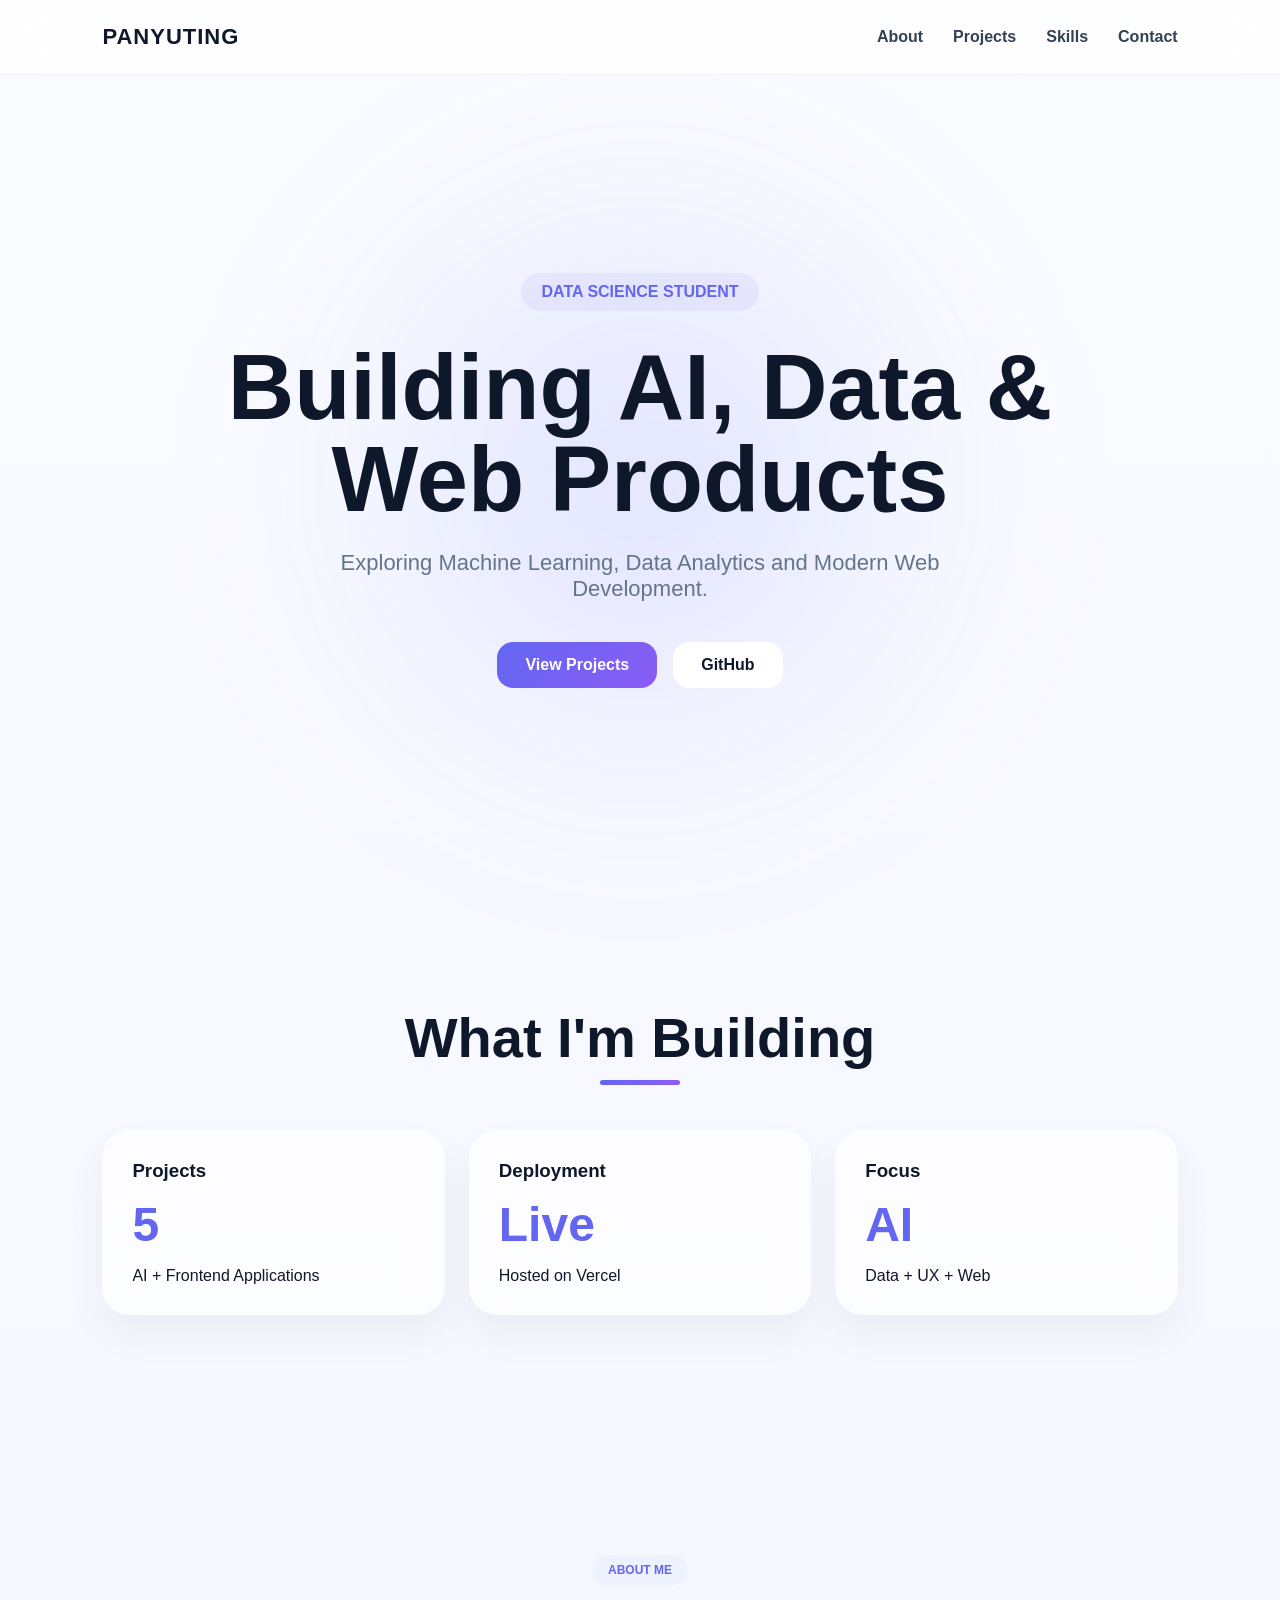
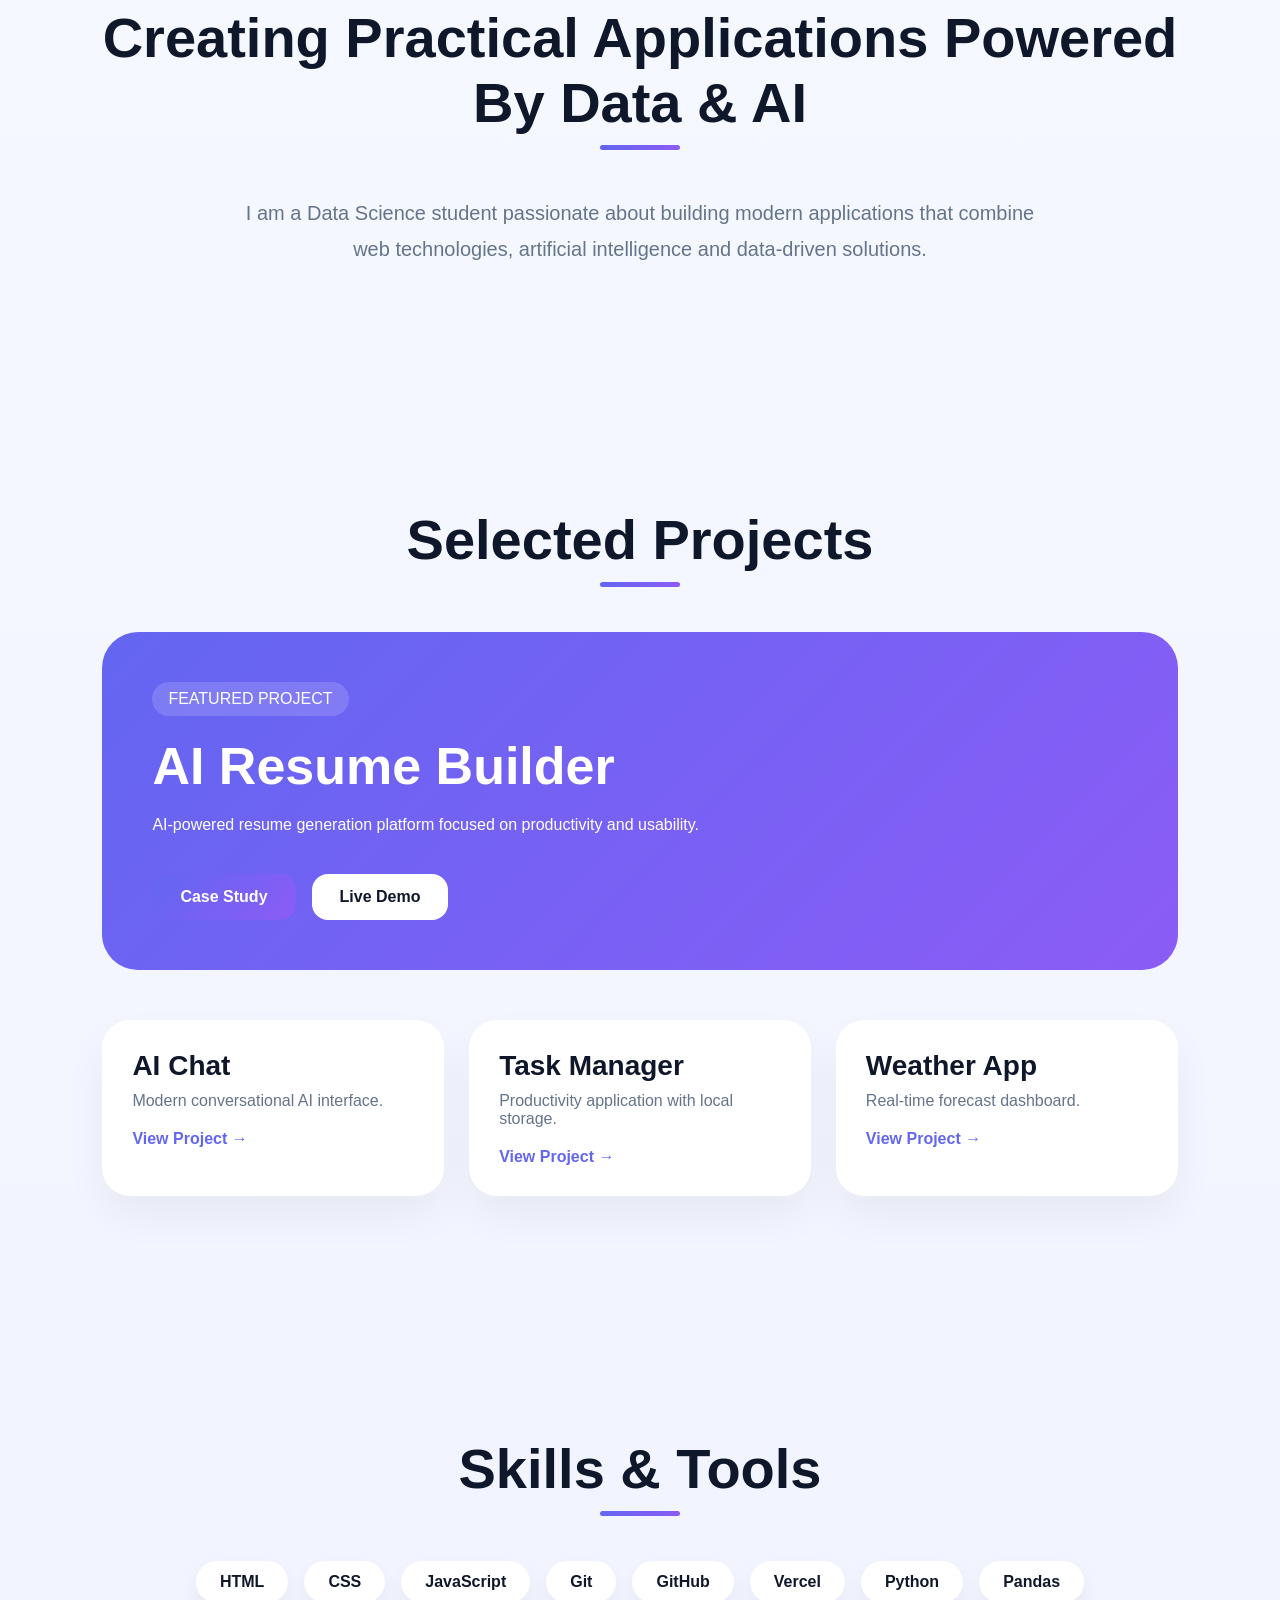
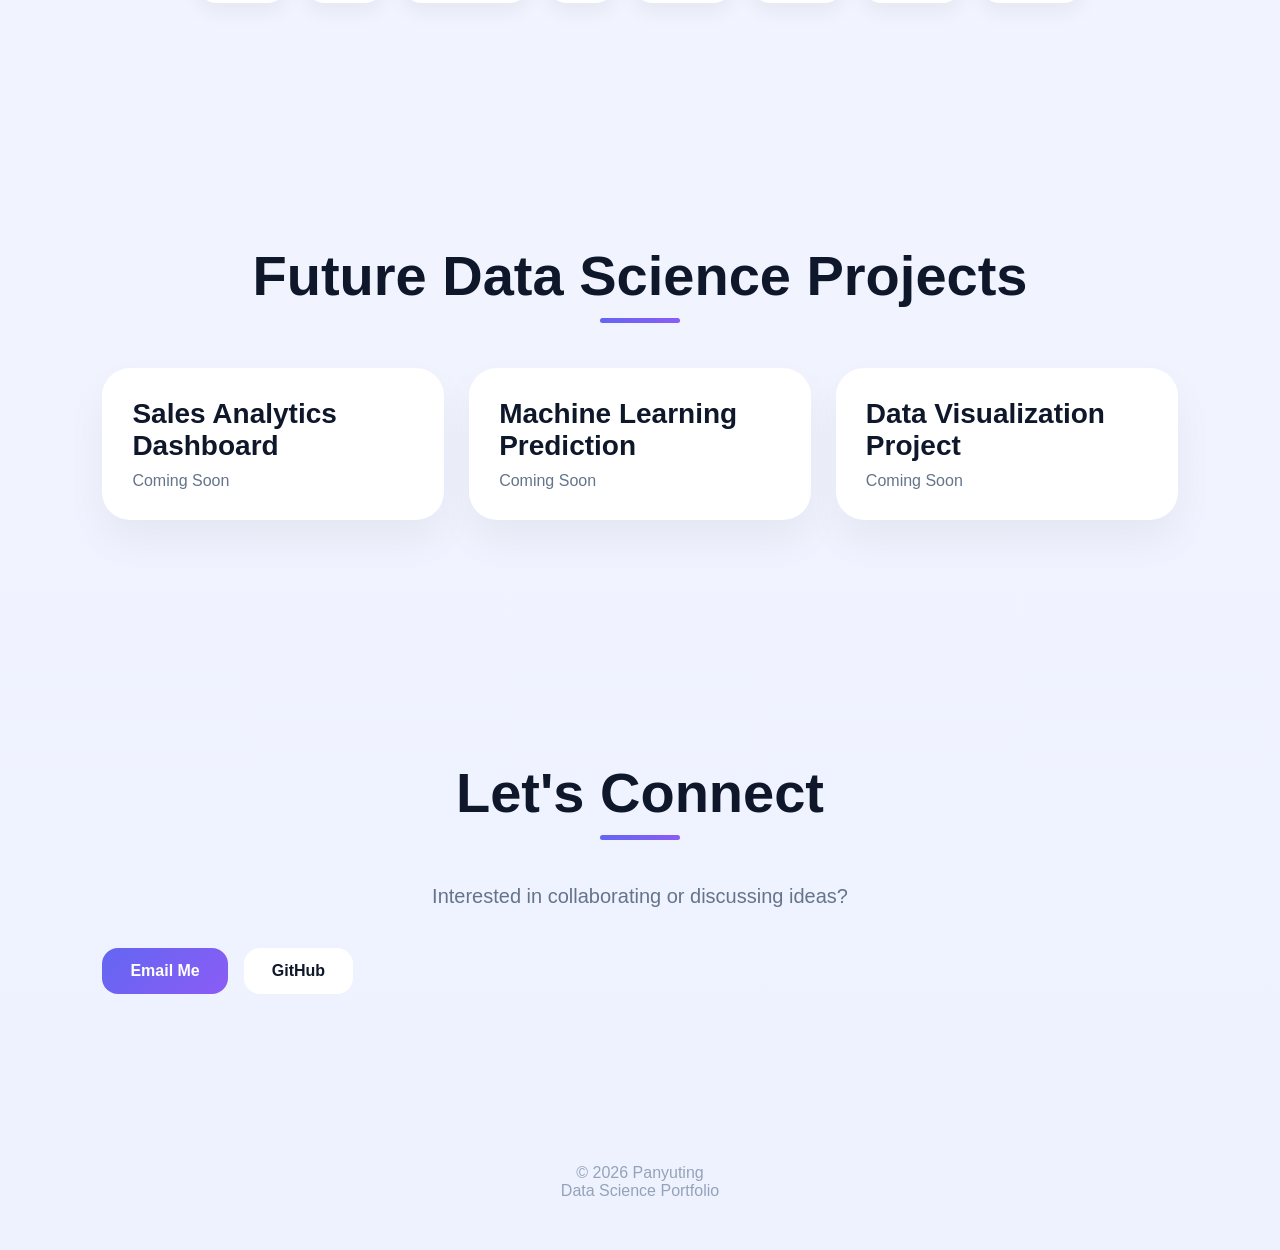
<file: index.html>
<!DOCTYPE html>

<html lang="en">

<head>
  <meta charset="UTF-8">
  <meta name="viewport" content="width=device-width, initial-scale=1.0">
  <title>Panyuting | Data Science Portfolio</title>

  <link rel="stylesheet" href="style.css">
</head>

<body>

<nav class="navbar">

  <div class="logo">
    PANYUTING
  </div>

  <div class="nav-links">

<a href="#about">About</a>
<a href="#projects">Projects</a>
<a href="#skills">Skills</a>
<a href="#contact">Contact</a>

  </div>

</nav>

<section class="hero">

  <span class="hero-badge">
    DATA SCIENCE STUDENT
  </span>

  <h1>
    Building AI,
    Data & Web Products
  </h1>

  <p>
    Exploring Machine Learning, Data Analytics
    and Modern Web Development.
  </p>

  <div class="hero-buttons">

<a href="#projects">
  View Projects
</a>

<a
  href="https://github.com/Nov2kkkk"
  target="_blank"
>
  GitHub
</a>

  </div>

</section>

<section class="dashboard reveal">

  <h2>What I'm Building</h2>

  <div class="dashboard-grid">

<div class="dashboard-card">

  <h3>Projects</h3>

  <div class="big-number">
    5
  </div>

  <p>
    AI + Frontend Applications
  </p>

</div>

<div class="dashboard-card">

  <h3>Deployment</h3>

  <div class="big-number">
    Live
  </div>

  <p>
    Hosted on Vercel
  </p>

</div>

<div class="dashboard-card">

  <h3>Focus</h3>

  <div class="big-number">
    AI
  </div>

  <p>
    Data + UX + Web
  </p>

</div>

  </div>

</section>

<section id="about" class="reveal">

  <div class="section-tag">
    ABOUT ME
  </div>

  <h2>
    Creating Practical Applications
    Powered By Data & AI
  </h2>

  <p class="about-text">

I am a Data Science student passionate about building
modern applications that combine web technologies,
artificial intelligence and data-driven solutions.

  </p>

</section>

<section id="projects" class="reveal">

  <h2>
    Selected Projects
  </h2>

  <div class="featured-project">

<div class="featured-content">

  <span class="feature-label">
    FEATURED PROJECT
  </span>

  <h3>
    AI Resume Builder
  </h3>

  <p>

    AI-powered resume generation platform
    focused on productivity and usability.

  </p>

  <div class="hero-buttons">

    <a href="projects/resume-builder.html">
      Case Study
    </a>

    <a
      href="https://ai-resume-builder-theta-eight.vercel.app/"
      target="_blank"
    >
      Live Demo
    </a>

  </div>

</div>

  </div>

  <div class="project-grid">

<div class="card">

  <h3>AI Chat</h3>

  <p>
    Modern conversational AI interface.
  </p>

  <a href="projects/ai-chat.html">
    View Project →
  </a>

</div>

<div class="card">

  <h3>Task Manager</h3>

  <p>
    Productivity application with local storage.
  </p>

  <a href="projects/task-manager.html">
    View Project →
  </a>

</div>

<div class="card">

  <h3>Weather App</h3>

  <p>
    Real-time forecast dashboard.
  </p>

  <a href="projects/weather-app.html">
    View Project →
  </a>

</div>

  </div>

</section>

<section id="skills" class="reveal">

  <h2>
    Skills & Tools
  </h2>

  <div class="skills-grid">

<span>HTML</span>
<span>CSS</span>
<span>JavaScript</span>
<span>Git</span>
<span>GitHub</span>
<span>Vercel</span>
<span>Python</span>
<span>Pandas</span>

  </div>

</section>

<section class="future reveal">

  <h2>
    Future Data Science Projects
  </h2>

  <div class="project-grid">

<div class="card">
  <h3>Sales Analytics Dashboard</h3>
  <p>Coming Soon</p>
</div>

<div class="card">
  <h3>Machine Learning Prediction</h3>
  <p>Coming Soon</p>
</div>

<div class="card">
  <h3>Data Visualization Project</h3>
  <p>Coming Soon</p>
</div>

  </div>

</section>

<section id="contact" class="reveal">

  <h2>
    Let's Connect
  </h2>

  <p>
    Interested in collaborating or discussing ideas?
  </p>

  <div class="hero-buttons">

<a href="mailto:3249949614kk@gmail.com">
  Email Me
</a>

<a
  href="https://github.com/Nov2kkkk"
  target="_blank"
>
  GitHub
</a>

  </div>

</section>

<footer>

© 2026 Panyuting

  <br>

Data Science Portfolio

</footer>

<script src="script.js"></script>

</body>
</html>
</file>
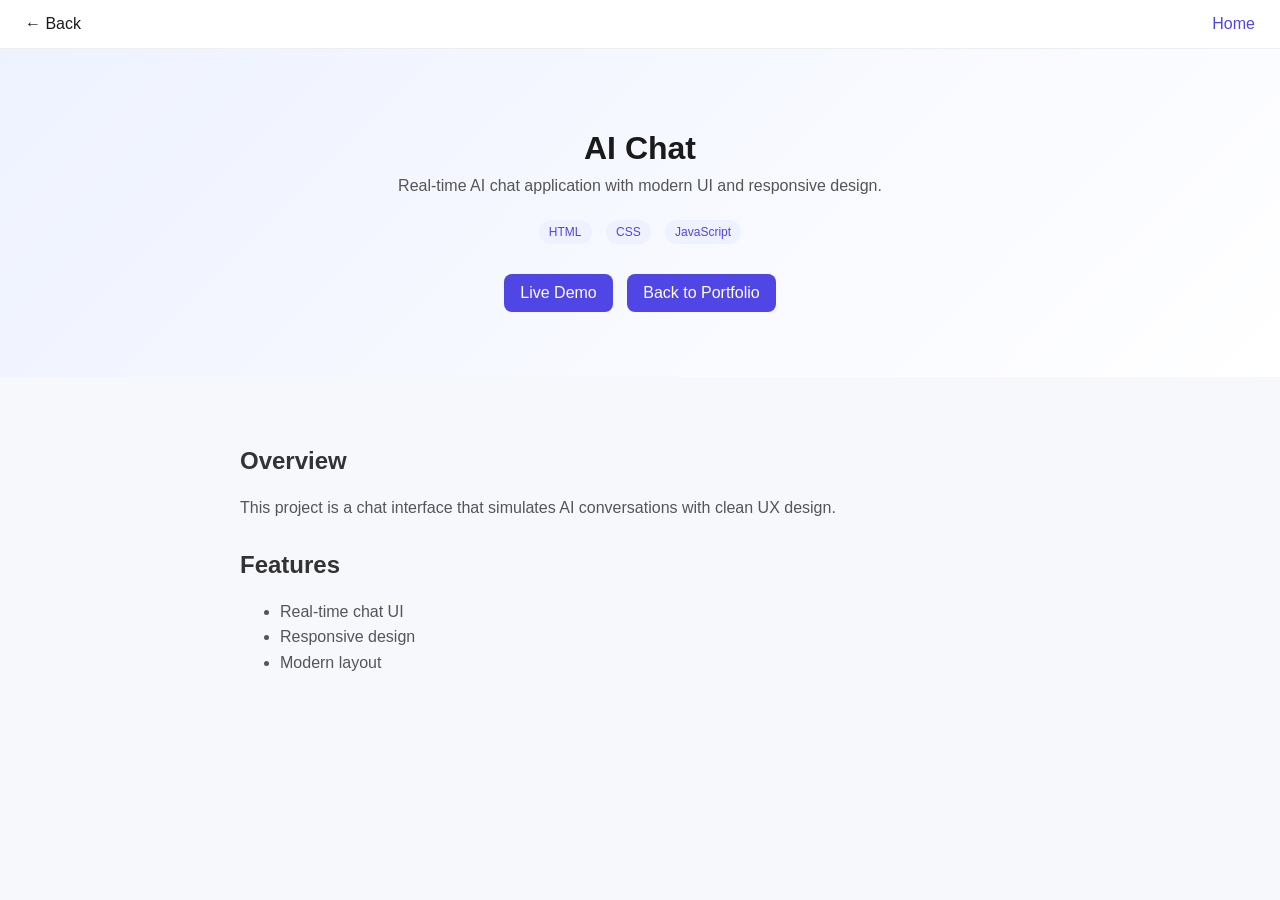
<file: projects/ai-chat.html>
<!DOCTYPE html>
<html lang="zh">

<head>
  <meta charset="UTF-8">
  <meta name="viewport" content="width=device-width, initial-scale=1.0">
  <title>AI Chat Project</title>

  <link rel="stylesheet" href="../project-style.css">
</head>

<body>

<!-- NAV -->
<nav class="topbar">
  <div class="logo">← Back</div>
  <a href="../index.html" class="back-link">Home</a>
</nav>

<!-- HERO -->
<header class="project-hero">

  <h1>AI Chat</h1>

  <p>
    Real-time AI chat application with modern UI and responsive design.
  </p>

  <div class="tags">
    <span>HTML</span>
    <span>CSS</span>
    <span>JavaScript</span>
  </div>

  <div class="buttons">
    <a href="https://my-ai-chat-omega-steel.vercel.app/" target="_blank">Live Demo</a>
    <a href="../index.html">Back to Portfolio</a>
  </div>

</header>

<!-- CONTENT -->
<section class="content">

  <h2>Overview</h2>
  <p>
    This project is a chat interface that simulates AI conversations with clean UX design.
  </p>

  <h2>Features</h2>
  <ul>
    <li>Real-time chat UI</li>
    <li>Responsive design</li>
    <li>Modern layout</li>
  </ul>

</section>

</body>
</html>
</file>
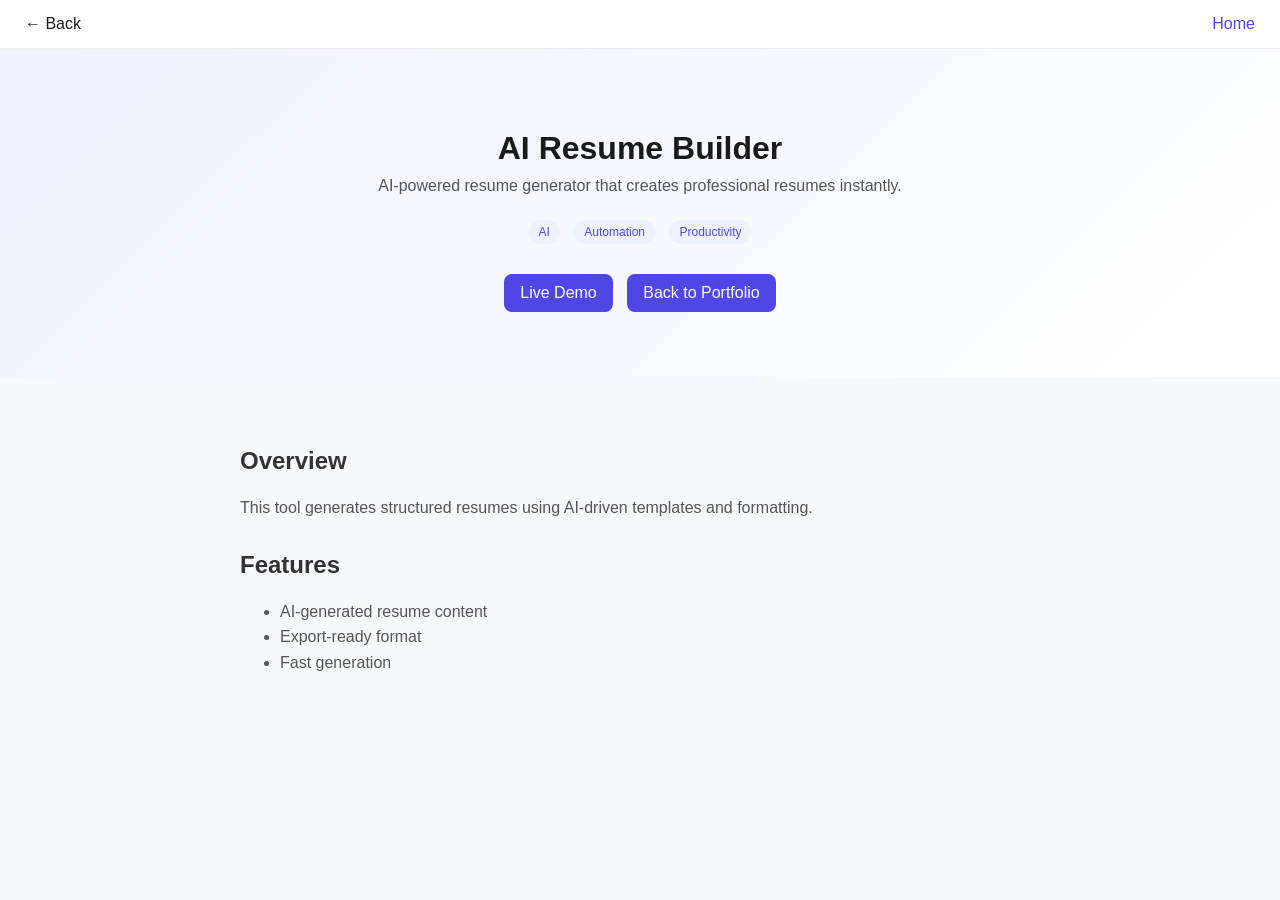
<file: projects/resume-builder.html>
<!DOCTYPE html>
<html lang="zh">

<head>
  <meta charset="UTF-8">
  <meta name="viewport" content="width=device-width, initial-scale=1.0">
  <title>AI Resume Builder</title>

  <link rel="stylesheet" href="../project-style.css">
</head>

<body>

<nav class="topbar">
  <div class="logo">← Back</div>
  <a href="../index.html" class="back-link">Home</a>
</nav>

<header class="project-hero">

  <h1>AI Resume Builder</h1>

  <p>
    AI-powered resume generator that creates professional resumes instantly.
  </p>

  <div class="tags">
    <span>AI</span>
    <span>Automation</span>
    <span>Productivity</span>
  </div>

  <div class="buttons">
    <a href="https://ai-resume-builder-theta-eight.vercel.app/" target="_blank">Live Demo</a>
    <a href="../index.html">Back to Portfolio</a>
  </div>

</header>

<section class="content">

  <h2>Overview</h2>
  <p>
    This tool generates structured resumes using AI-driven templates and formatting.
  </p>

  <h2>Features</h2>
  <ul>
    <li>AI-generated resume content</li>
    <li>Export-ready format</li>
    <li>Fast generation</li>
  </ul>

</section>

</body>
</html>
</file>
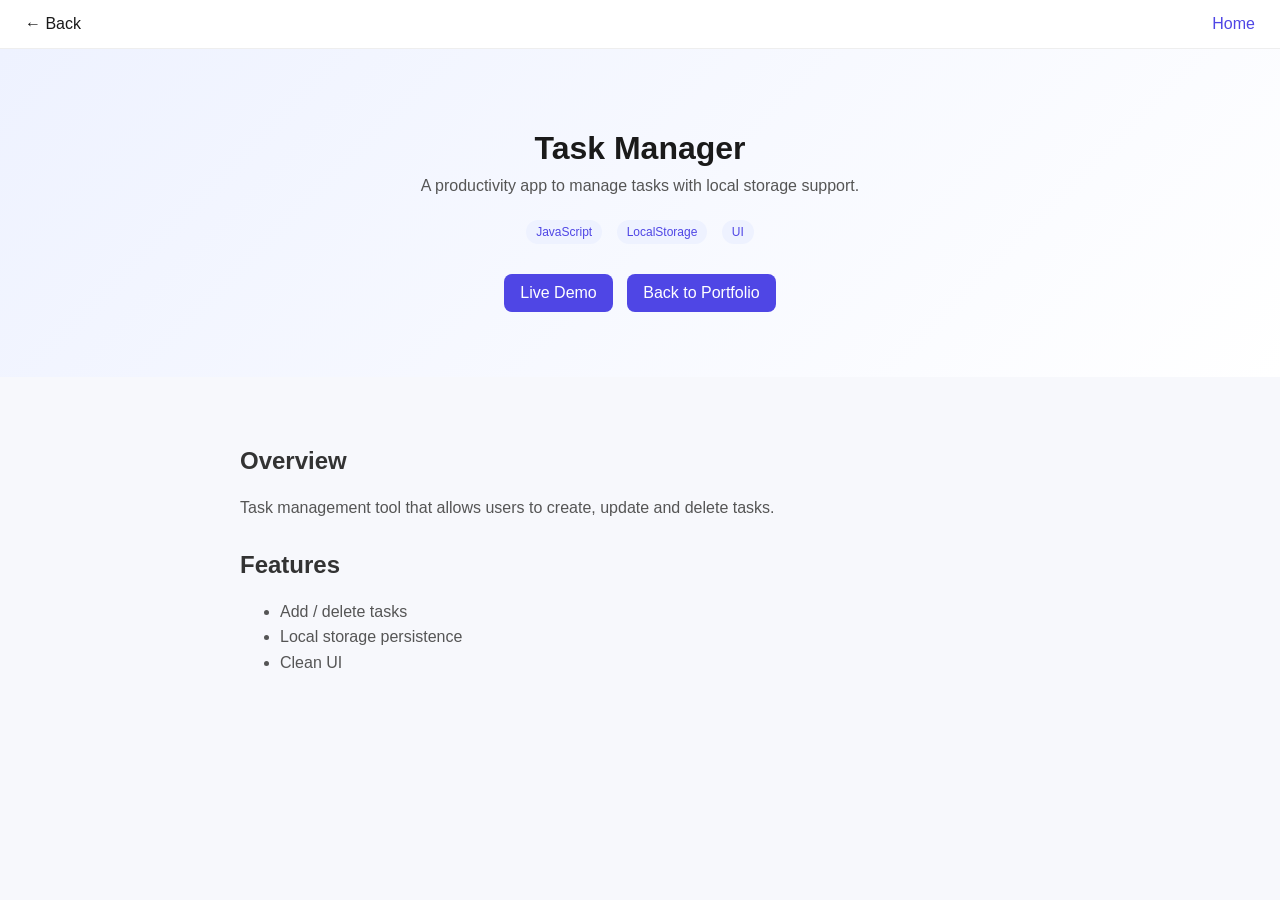
<file: projects/task-manager.html>
<!DOCTYPE html>
<html lang="zh">

<head>
  <meta charset="UTF-8">
  <meta name="viewport" content="width=device-width, initial-scale=1.0">
  <title>Task Manager</title>

  <link rel="stylesheet" href="../project-style.css">
</head>

<body>

<nav class="topbar">
  <div class="logo">← Back</div>
  <a href="../index.html" class="back-link">Home</a>
</nav>

<header class="project-hero">

  <h1>Task Manager</h1>

  <p>
    A productivity app to manage tasks with local storage support.
  </p>

  <div class="tags">
    <span>JavaScript</span>
    <span>LocalStorage</span>
    <span>UI</span>
  </div>

  <div class="buttons">
    <a href="https://task-manager-app-sand-seven.vercel.app" target="_blank">Live Demo</a>
    <a href="../index.html">Back to Portfolio</a>
  </div>

</header>

<section class="content">

  <h2>Overview</h2>
  <p>
    Task management tool that allows users to create, update and delete tasks.
  </p>

  <h2>Features</h2>
  <ul>
    <li>Add / delete tasks</li>
    <li>Local storage persistence</li>
    <li>Clean UI</li>
  </ul>

</section>

</body>
</html>
</file>
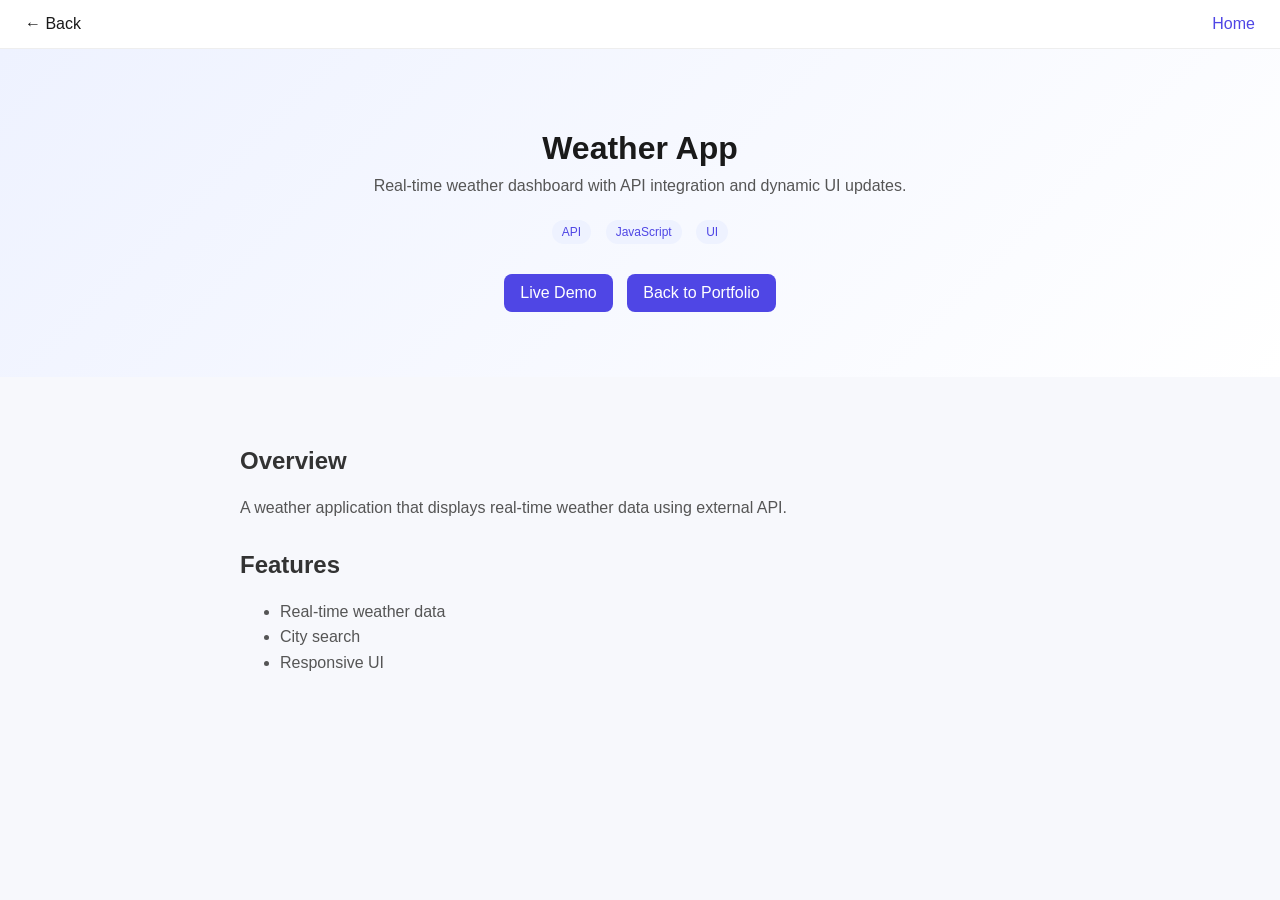
<file: projects/weather-app.html>
<!DOCTYPE html>
<html lang="zh">

<head>
  <meta charset="UTF-8">
  <meta name="viewport" content="width=device-width, initial-scale=1.0">
  <title>Weather App</title>

  <link rel="stylesheet" href="../project-style.css">
</head>

<body>

<nav class="topbar">
  <div class="logo">← Back</div>
  <a href="../index.html" class="back-link">Home</a>
</nav>

<header class="project-hero">

  <h1>Weather App</h1>

  <p>
    Real-time weather dashboard with API integration and dynamic UI updates.
  </p>

  <div class="tags">
    <span>API</span>
    <span>JavaScript</span>
    <span>UI</span>
  </div>

  <div class="buttons">
    <a href="https://weather-app-phi-black-46.vercel.app" target="_blank">Live Demo</a>
    <a href="../index.html">Back to Portfolio</a>
  </div>

</header>

<section class="content">

  <h2>Overview</h2>
  <p>
    A weather application that displays real-time weather data using external API.
  </p>

  <h2>Features</h2>
  <ul>
    <li>Real-time weather data</li>
    <li>City search</li>
    <li>Responsive UI</li>
  </ul>

</section>

</body>
</html>
</file>
<file: style.css>
*{
margin:0;
padding:0;
box-sizing:border-box;
}

html{
scroll-behavior:smooth;
}

body{

font-family:
Inter,
-apple-system,
BlinkMacSystemFont,
sans-serif;

background:
linear-gradient(
180deg,
#fafbff,
#eef2ff
);

color:#0f172a;

overflow-x:hidden;
}

/* NAV */

.navbar{

position:sticky;
top:0;

z-index:1000;

display:flex;
justify-content:space-between;
align-items:center;

padding:24px 8%;

background:
rgba(255,255,255,.8);

backdrop-filter:blur(20px);

border-bottom:
1px solid rgba(0,0,0,.05);
}

.logo{

font-size:22px;

font-weight:800;

letter-spacing:1px;
}

.nav-links{

display:flex;
gap:30px;
}

.nav-links a{

text-decoration:none;

color:#334155;

font-weight:600;

transition:.3s;
}

.nav-links a:hover{

color:#6366f1;
}

/* HERO */

.hero{

min-height:90vh;

display:flex;
flex-direction:column;

justify-content:center;
align-items:center;

text-align:center;

padding:120px 20px;

position:relative;
}

.hero::before{

content:"";

position:absolute;

width:700px;
height:700px;

background:
radial-gradient(
circle,
rgba(99,102,241,.18),
transparent 70%
);

filter:blur(100px);

z-index:-1;
}

.hero-badge{

padding:10px 20px;

border-radius:999px;

background:
rgba(99,102,241,.08);

color:#6366f1;

font-weight:700;
}

.hero h1{

margin-top:30px;

font-size:
clamp(56px,8vw,92px);

line-height:1;

font-weight:900;

max-width:900px;
}

.hero p{

margin-top:25px;

max-width:700px;

font-size:22px;

color:#64748b;
}

/* BUTTONS */

.hero-buttons{

margin-top:40px;

display:flex;
gap:16px;

flex-wrap:wrap;
}

.hero-buttons a{

text-decoration:none;

padding:14px 28px;

border-radius:16px;

font-weight:700;

transition:.3s;
}

.hero-buttons a:first-child{

background:
linear-gradient(
135deg,
#6366f1,
#8b5cf6
);

color:white;
}

.hero-buttons a:last-child{

background:white;

color:#0f172a;
}

.hero-buttons a:hover{

transform:
translateY(-4px);
}

/* SECTIONS */

section{

padding:120px 8%;
}

section h2{

font-size:56px;

font-weight:900;

text-align:center;

margin-bottom:60px;

position:relative;
}

section h2::after{

content:"";

position:absolute;

left:50%;
bottom:-15px;

transform:
translateX(-50%);

width:80px;
height:5px;

border-radius:999px;

background:
linear-gradient(
90deg,
#6366f1,
#8b5cf6
);
}

/* DASHBOARD */

.dashboard-grid{

display:grid;

grid-template-columns:
repeat(auto-fit,minmax(260px,1fr));

gap:24px;
}

.dashboard-card{

background:
rgba(255,255,255,.7);

backdrop-filter:blur(20px);

padding:30px;

border-radius:28px;

box-shadow:
0 20px 40px rgba(0,0,0,.05);

transition:.35s;
}

.dashboard-card:hover{

transform:
translateY(-10px);
}

.big-number{

font-size:48px;

font-weight:900;

color:#6366f1;

margin:15px 0;
}

/* ABOUT */

#about{

text-align:center;
}

.section-tag{

display:inline-block;

padding:8px 16px;

border-radius:999px;

background:#eef2ff;

color:#6366f1;

font-size:12px;

font-weight:700;

margin-bottom:20px;
}

.about-text{

max-width:800px;

margin:auto;

font-size:20px;

line-height:1.8;

color:#64748b;
}

/* FEATURED */

.featured-project{

margin-bottom:50px;

padding:50px;

border-radius:36px;

background:
linear-gradient(
135deg,
#6366f1,
#8b5cf6
);

color:white;
}

.feature-label{

display:inline-block;

padding:8px 16px;

border-radius:999px;

background:
rgba(255,255,255,.15);

margin-bottom:20px;
}

.featured-content h3{

font-size:52px;

margin-bottom:20px;
}

/* PROJECTS */

.project-grid{

display:grid;

grid-template-columns:
repeat(auto-fit,minmax(300px,1fr));

gap:25px;
}

.card{

background:white;

padding:30px;

border-radius:28px;

box-shadow:
0 20px 40px rgba(0,0,0,.05);

transition:.35s;
}

.card:hover{

transform:
translateY(-12px);

box-shadow:
0 30px 60px rgba(99,102,241,.15);
}

.card h3{

font-size:28px;

margin-bottom:10px;
}

.card p{

color:#64748b;
}

.card a{

display:inline-block;

margin-top:20px;

color:#6366f1;

text-decoration:none;

font-weight:700;
}

/* SKILLS */

.skills-grid{

display:flex;

justify-content:center;

flex-wrap:wrap;

gap:16px;
}

.skills-grid span{

padding:12px 24px;

border-radius:999px;

background:white;

box-shadow:
0 10px 20px rgba(0,0,0,.05);

font-weight:600;
}

/* CONTACT */

#contact{

text-align:center;
}

#contact p{

color:#64748b;

font-size:20px;
}

/* FOOTER */

footer{

text-align:center;

padding:50px;

color:#94a3b8;
}

/* REVEAL */

.reveal{

opacity:0;

transform:
translateY(40px);

transition:
.8s ease;
}

.reveal.active{

opacity:1;

transform:
translateY(0);
}

/* MOBILE */

@media(max-width:768px){

.hero h1{
font-size:60px;
}

section h2{
font-size:42px;
}

.featured-content h3{
font-size:36px;
}

.nav-links{
display:none;
}
}
</file>
<file: project-style.css>
body {
  margin: 0;
  font-family: Arial, sans-serif;
  background: #f7f8fc;
  color: #1a1a1a;
}

/* TOP BAR */
.topbar {
  display: flex;
  justify-content: space-between;
  padding: 15px 25px;
  background: white;
  border-bottom: 1px solid #eee;
  position: sticky;
  top: 0;
}

.back-link {
  text-decoration: none;
  color: #4f46e5;
}

/* HERO */
.project-hero {
  padding: 60px 20px;
  text-align: center;
  background: linear-gradient(135deg, #eef2ff, #ffffff);
}

.project-hero h1 {
  font-size: 32px;
  margin-bottom: 10px;
}

.project-hero p {
  color: #555;
  max-width: 600px;
  margin: 0 auto 20px;
}

/* TAGS */
.tags span {
  display: inline-block;
  background: #eef2ff;
  color: #4f46e5;
  padding: 5px 10px;
  border-radius: 20px;
  font-size: 12px;
  margin: 5px;
}

/* BUTTONS */
.buttons {
  margin-top: 20px;
}

.buttons a {
  display: inline-block;
  margin: 5px;
  padding: 10px 16px;
  background: #4f46e5;
  color: white;
  text-decoration: none;
  border-radius: 8px;
}

/* CONTENT */
.content {
  max-width: 800px;
  margin: auto;
  padding: 40px 20px;
}

.content h2 {
  margin-top: 30px;
  color: #333;
}

.content p, .content li {
  color: #555;
  line-height: 1.6;
}
</file>
